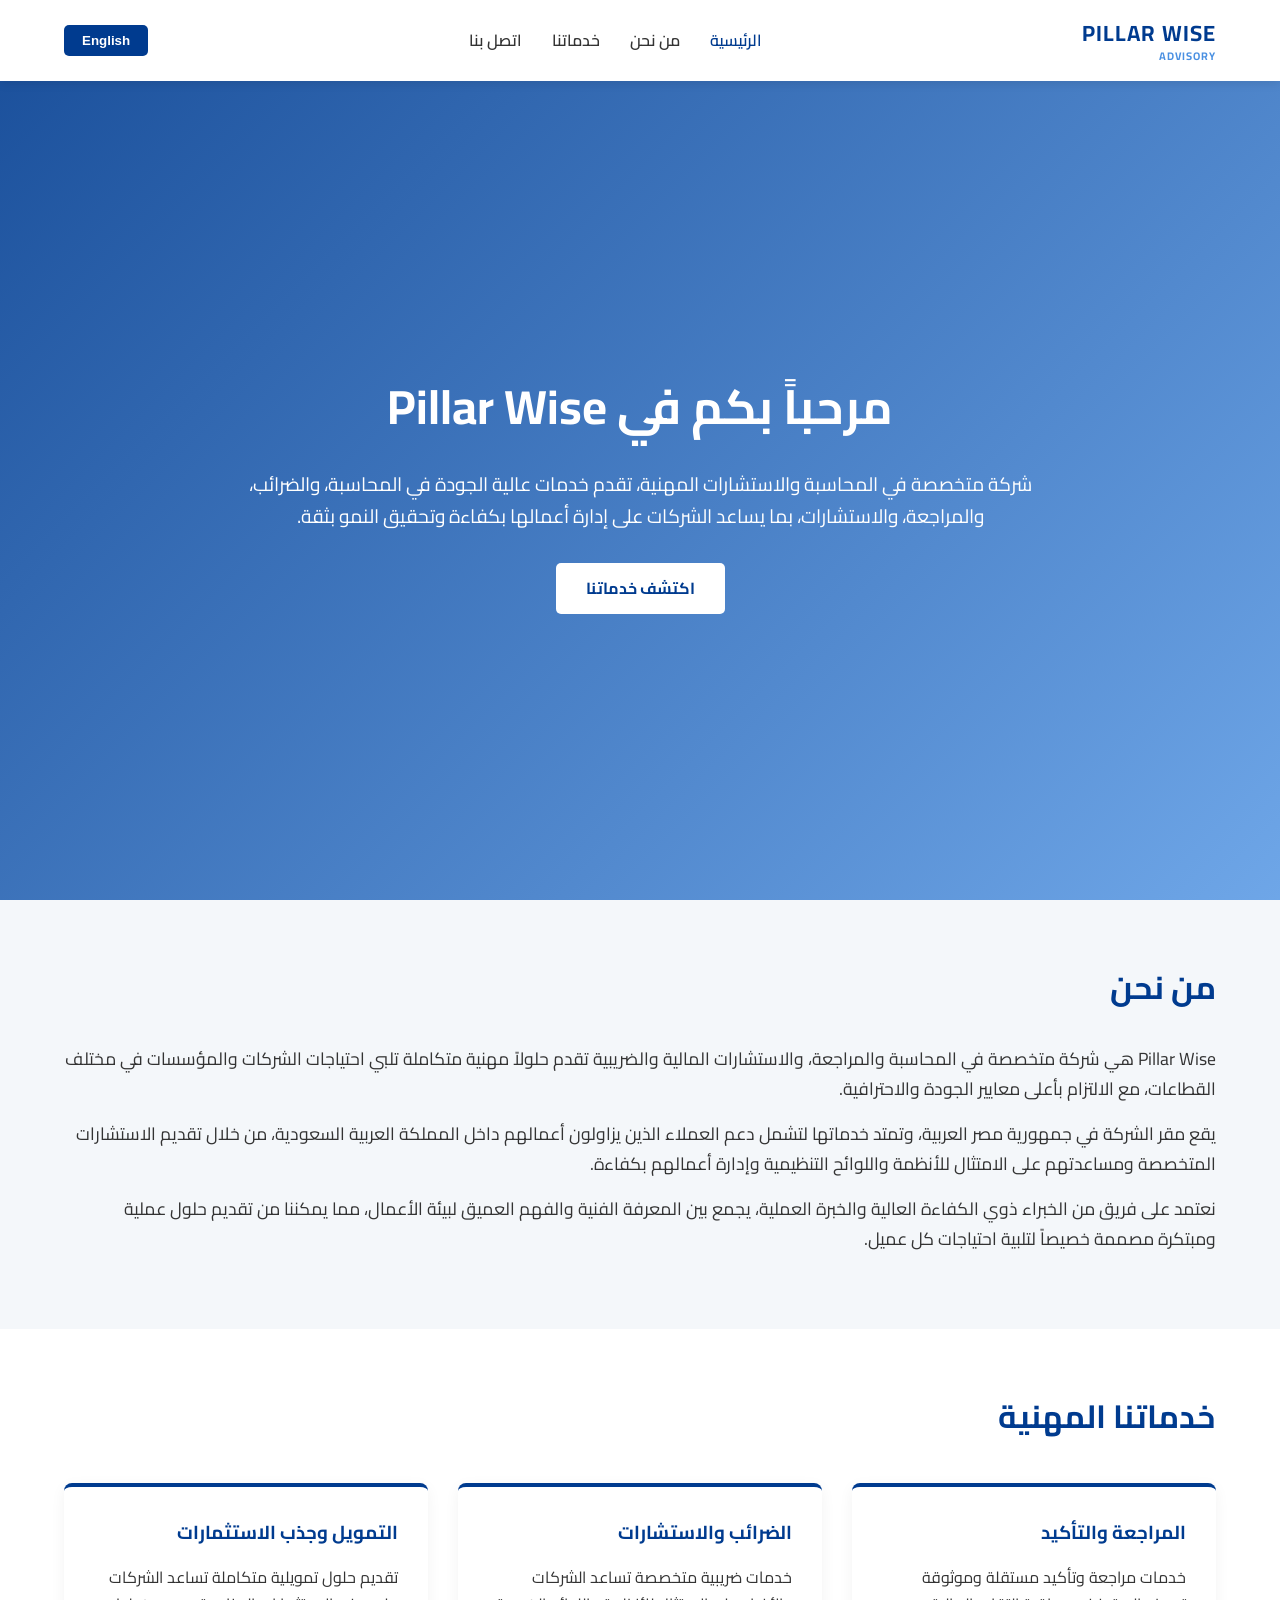
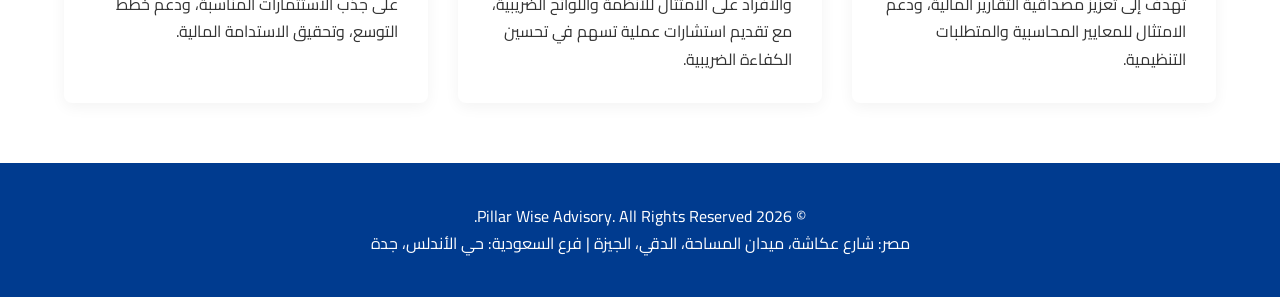
<file: index-1.html>
<!DOCTYPE html>
<html lang="ar" dir="rtl">
<head>
    <meta charset="UTF-8">
    <meta name="viewport" content="width=device-width, initial-scale=1.0">
    <title>Pillar Wise Advisory</title>
    <link rel="stylesheet" href="style1.css">
    <!-- خطوط جوجل لتحسين المظهر ودعم اللغتين -->
    <link href="https://fonts.googleapis.com/css2?family=Cairo:wght@400;600;700&family=Inter:wght@400;600;700&display=swap" rel="stylesheet">
</head>
<body>

    <!-- الناف بار الثابتة (Fixed Navbar) -->
    <nav class="navbar">
        <div class="nav-container">
            <div class="logo">PILLAR WISE<span>ADVISORY</span></div>
            
            <!-- القائمة الافتراضية (بالعربي) -->
            <ul class="nav-links" id="navLinks">
                <li><a href="#hero" class="active" data-lang-key="nav-home">الرئيسية</a></li>
                <li><a href="#about" data-lang-key="nav-about">من نحن</a></li>
                <li><a href="#services" data-lang-key="nav-services">خدماتنا</a></li>
                <li><a href="#contact" data-lang-key="nav-contact">اتصل بنا</a></li>
            </ul>

            <!-- زرار تغيير اللغة الثابت في الناف بار -->
            <button id="langToggle" class="lang-btn">English</button>
            
            <!-- زر الموبايل منيو -->
            <div class="menu-toggle" id="mobileMenu">
                <span class="bar"></span>
                <span class="bar"></span>
                <span class="bar"></span>
            </div>
        </div>
    </nav>

    <!-- سيكشن الهيرو (الترحيب) -->
    <section id="hero" class="hero-section">
        <div class="container">
            <h1 id="heroTitle">مرحباً بكم في Pillar Wise</h1>
            <p id="heroDesc">شركة متخصصة في المحاسبة والاستشارات المهنية، تقدم خدمات عالية الجودة في المحاسبة، والضرائب، والمراجعة، والاستشارات، بما يساعد الشركات على إدارة أعمالها بكفاءة وتحقيق النمو بثقة.</p>
            <a href="#services" class="cta-btn" id="heroCta">اكتشف خدماتنا</a>
        </div>
    </section>

    <!-- سيكشن من نحن -->
    <section id="about" class="about-section">
        <div class="container">
            <h2 data-lang-key="about-title">من نحن</h2>
            <div class="about-content" id="aboutText">
                <p>Pillar Wise هي شركة متخصصة في المحاسبة والمراجعة، والاستشارات المالية والضريبية تقدم حلولاً مهنية متكاملة تلبي احتياجات الشركات والمؤسسات في مختلف القطاعات، مع الالتزام بأعلى معايير الجودة والاحترافية.</p>
                <p>يقع مقر الشركة في جمهورية مصر العربية، وتمتد خدماتها لتشمل دعم العملاء الذين يزاولون أعمالهم داخل المملكة العربية السعودية، من خلال تقديم الاستشارات المتخصصة ومساعدتهم على الامتثال للأنظمة واللوائح التنظيمية وإدارة أعمالهم بكفاءة.</p>
                <p class="extra-arabic">نعتمد على فريق من الخبراء ذوي الكفاءة العالية والخبرة العملية، يجمع بين المعرفة الفنية والفهم العميق لبيئة الأعمال، مما يمكننا من تقديم حلول عملية ومبتكرة مصممة خصيصاً لتلبية احتياجات كل عميل.</p>
            </div>
        </div>
    </section>

    <!-- سيكشن الخدمات -->
    <section id="services" class="services-section">
        <div class="container">
            <h2 data-lang-key="services-title">خدماتنا المهنية</h2>
            <div class="services-grid" id="servicesGrid">
                <!-- كارت 1 -->
                <div class="service-card">
                    <h3 data-lang-key="s1-title">المراجعة والتأكيد</h3>
                    <p data-lang-key="s1-desc">خدمات مراجعة وتأكيد مستقلة وموثوقة تهدف إلى تعزيز مصداقية التقارير المالية، ودعم الامتثال للمعايير المحاسبية والمتطلبات التنظيمية.</p>
                </div>
                <!-- كارت 2 -->
                <div class="service-card">
                    <h3 data-lang-key="s2-title">الضرائب والاستشارات</h3>
                    <p data-lang-key="s2-desc">خدمات ضريبية متخصصة تساعد الشركات والأفراد على الامتثال للأنظمة واللوائح الضريبية، مع تقديم استشارات عملية تسهم في تحسين الكفاءة الضريبية.</p>
                </div>
                <!-- كارت 3 -->
                <div class="service-card">
                    <h3 data-lang-key="s3-title">التمويل وجذب الاستثمارات</h3>
                    <p data-lang-key="s3-desc">تقديم حلول تمويلية متكاملة تساعد الشركات على جذب الاستثمارات المناسبة، ودعم خطط التوسع، وتحقيق الاستدامة المالية.</p>
                </div>
            </div>
        </div>
    </section>

    <!-- سيكشن الاتصال (الفوتر) -->
    <footer id="contact">
        <div class="container footer-container">
            <p>© 2026 Pillar Wise Advisory. All Rights Reserved.</p>
            <p id="footerContact">مصر: شارع عكاشة، ميدان المساحة، الدقي، الجيزة | فرع السعودية: حي الأندلس، جدة</p>
        </div>
    </footer>

    <script src="script.js"></script>
</body>
</html>
</file>
<file: style1.css>
/* إعدادات المتغيرات العامة والألوان المستوحاة من الـ PDF */
:root {
    --primary-color: #003B8F;     /* الأزرق الداكن الأساسي */
    --accent-color: #4A90E2;      /* الأزرق السماوي للمؤثرات والروابط */
    --bg-light: #F4F7FA;          /* لون الخلفية المريح للعين */
    --text-dark: #333333;         /* لون النصوص الأساسية */
    --text-white: #FFFFFF;
    --font-ar: 'Cairo', sans-serif;
    --font-en: 'Inter', sans-serif;
    --transition: all 0.3s ease;
}

* {
    margin: 0;
    padding: 0;
    box-sizing: border-box;
}

html {
    scroll-behavior: smooth;
}

body {
    font-family: var(--font-ar);
    color: var(--text-dark);
    background-color: #ffffff;
    line-height: 1.7;
}

/* التوجيه اللغوي الافتراضي */
html[dir="rtl"] body { font-family: var(--font-ar); }
html[dir="ltr"] body { font-family: var(--font-en); }

.container {
    width: 90%;
    max-width: 1200px;
    margin: 0 auto;
    padding: 60px 0;
}

/* الناف بار الثابتة (Fixed Navbar) */
.navbar {
    position: fixed;
    top: 0;
    left: 0;
    width: 100%;
    background-color: var(--text-white);
    box-shadow: 0 2px 10px rgba(0,0,0,0.1);
    z-index: 1000;
    padding: 15px 0;
}

.nav-container {
    display: flex;
    justify-content: space-between;
    align-items: center;
    width: 90%;
    max-width: 1200px;
    margin: 0 auto;
}

.logo {
    font-weight: 700;
    color: var(--primary-color);
    font-size: 22px;
    letter-spacing: 1px;
}

.logo span {
    display: block;
    font-size: 11px;
    color: var(--accent-color);
    margin-top: -5px;
}

.nav-links {
    display: flex;
    list-style: none;
    gap: 30px;
}

.nav-links a {
    text-decoration: none;
    color: var(--text-dark);
    font-weight: 600;
    transition: var(--transition);
}

.nav-links a:hover, .nav-links a.active {
    color: var(--primary-color);
}

/* زرار تغيير اللغة الثابت */
.lang-btn {
    background-color: var(--primary-color);
    color: var(--text-white);
    border: none;
    padding: 8px 18px;
    border-radius: 5px;
    cursor: pointer;
    font-weight: 600;
    transition: var(--transition);
}

.lang-btn:hover {
    background-color: var(--accent-color);
}

/* سيكشن الهيرو */
.hero-section {
    background: linear-gradient(135deg, rgba(0,59,143,0.9) 0%, rgba(74,144,226,0.8) 100%), url('https://images.unsplash.com/photo-1486406146926-c627a92ad1ab?q=80&w=1200') no-repeat center center/cover;
    height: 100vh;
    display: flex;
    align-items: center;
    color: var(--text-white);
    text-align: center;
    padding-top: 80px;
}

.hero-section h1 {
    font-size: 3rem;
    margin-bottom: 20px;
    font-weight: 700;
}

.hero-section p {
    font-size: 1.2rem;
    max-width: 800px;
    margin: 0 auto 30px auto;
}

.cta-btn {
    background-color: var(--text-white);
    color: var(--primary-color);
    padding: 12px 30px;
    text-decoration: none;
    border-radius: 5px;
    font-weight: 700;
    transition: var(--transition);
    display: inline-block;
}

.cta-btn:hover {
    background-color: var(--primary-color);
    color: var(--text-white);
}

/* سيكشن من نحن */
.about-section {
    background-color: var(--bg-light);
}

.about-section h2, .services-section h2 {
    font-size: 2rem;
    color: var(--primary-color);
    margin-bottom: 30px;
    position: relative;
}

.about-content p {
    margin-bottom: 15px;
    font-size: 1.1rem;
}

/* سيكشن الخدمات */
.services-grid {
    display: grid;
    grid-template-columns: repeat(auto-fit, minmax(300px, 1fr));
    gap: 30px;
    margin-top: 40px;
}

.service-card {
    background: var(--text-white);
    padding: 30px;
    border-radius: 8px;
    box-shadow: 0 4px 15px rgba(0,0,0,0.05);
    border-top: 4px solid var(--primary-color);
    transition: var(--transition);
}

.service-card:hover {
    transform: translateY(-5px);
}

.service-card h3 {
    margin-bottom: 15px;
    color: var(--primary-color);
}

/* الفوتر */
footer {
    background-color: var(--primary-color);
    color: var(--text-white);
    text-align: center;
}

.footer-container {
    padding: 40px 0;
}

/* الموبايل منيو وتجاوب التصميم (Responsive) */
.menu-toggle {
    display: none;
    flex-direction: column;
    cursor: pointer;
    gap: 5px;
}

.menu-toggle .bar {
    width: 25px;
    height: 3px;
    background-color: var(--primary-color);
    transition: var(--transition);
}

@media (max-width: 768px) {
    .menu-toggle {
        display: flex;
    }

    .nav-links {
        position: absolute;
        top: 70px;
        left: -100%;
        flex-direction: column;
        background-color: var(--text-white);
        width: 100%;
        text-align: center;
        gap: 0;
        transition: 0.4s;
        box-shadow: 0 10px 10px rgba(0,0,0,0.1);
    }

    /* التوجيه للموبايل منيو */
    html[dir="rtl"] .nav-links { left: auto; right: -100%; }
    html[dir="rtl"] .nav-links.active { right: 0; }
    html[dir="ltr"] .nav-links.active { left: 0; }

    .nav-links li {
        width: 100%;
        padding: 20px 0;
        border-bottom: 1px solid #eee;
    }

    .hero-section h1 { font-size: 2rem; }
    .hero-section p { font-size: 1rem; }
}
</file>
